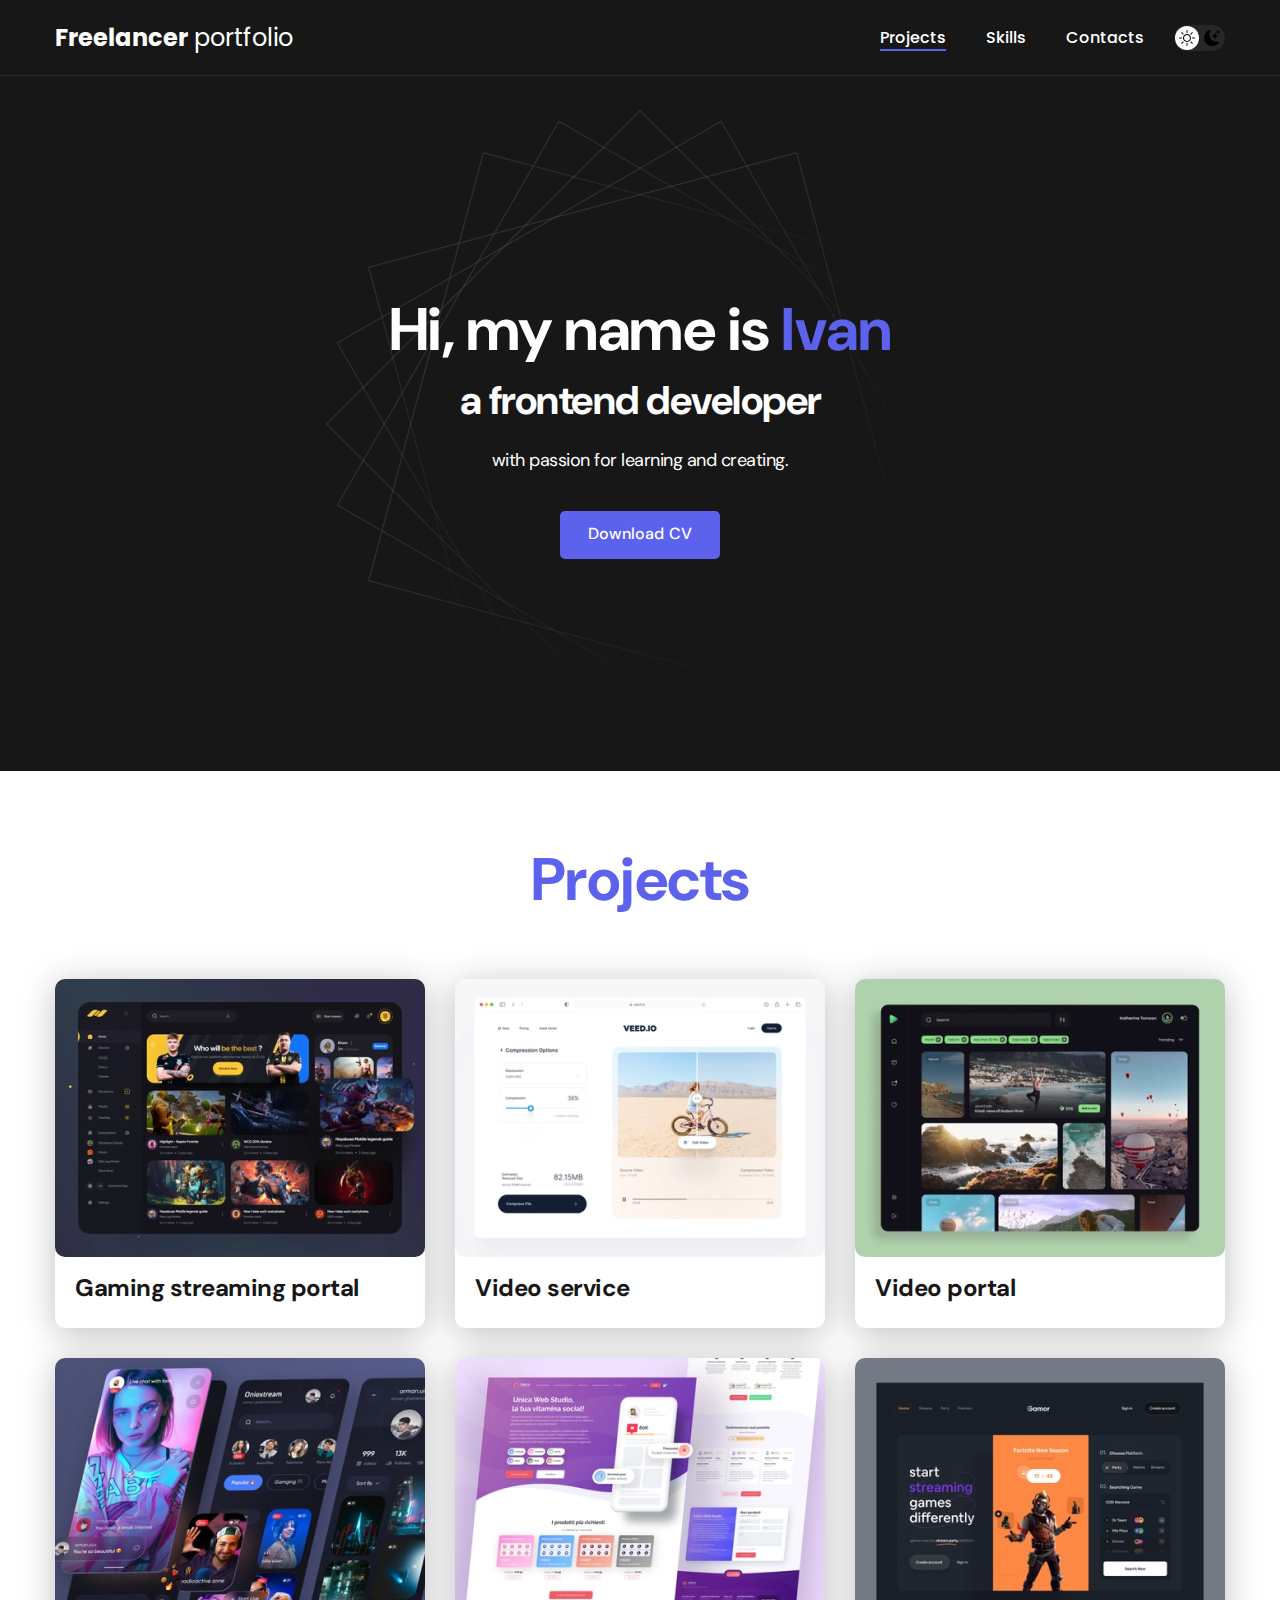
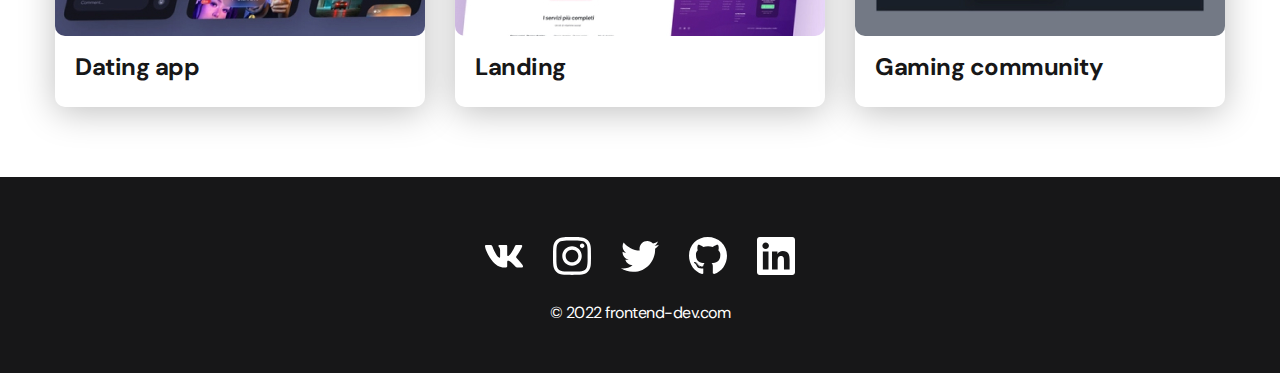
<file: index.html>
<!DOCTYPE html>
<html lang="en">
	<head>
		<meta charset="UTF-8" />
		<meta http-equiv="X-UA-Compatible" content="IE=edge" />
		<meta name="viewport" content="width=device-width, initial-scale=1.0" />
		<title>Frilanser portfolio</title>
		<link rel="stylesheet" href="./css/main.css" />
	</head>
	<body>
		<nav class="nav">
			<div class="container">
				<div class="nav-row">
					<a href="./ind" class="logo"><strong>Freelancer</strong> portfolio</a>

					<button class="dark-mode-btn">
						<img src="./img/icons/sun.svg" alt="light mode" class="dark-mode-btn__icon">
						<img src="./img/icons/moon.svg" alt="dark mode" class="dark-mode-btn__icon">
					</button>

					<ul class="nav-list">
						<li class="nav-list__item">
							<a
								href="./index.html"
								class="nav-list__link nav-list__link--active"
							>
								Projects
							</a>
						</li>
						<li class="nav-list__item">
							<a href="./skills.html" class="nav-list__link">Skills</a>
						</li>
						<li class="nav-list__item">
							<a href="./contacts.html" class="nav-list__link">Contacts</a>
						</li>
					</ul>
				</div>
			</div>
		</nav>

		<header class="header">
			<div class="header__wrapper">
				<h1 class="header__title">
					<strong>Hi, my name is <em>Ivan</em></strong>
					<br />
					a frontend developer
				</h1>
				<div class="header__text">
					<p>with passion for learning and creating.</p>
				</div>
				<a href="#!" class="btn">Download CV</a>
			</div>
		</header>
		<main class="section">
			<div class="container">
				<h2 class="title-1">Projects</h2>
				<ul class="projects">
					<li class="project">
						<a href="./project-page1.html"
							><img
								src="./img/projects/01.jpg"
								alt="Project img"
								class="project__img"
							/>
							<h3 class="project__title">Gaming streaming portal</h3></a
						>
					</li>
					<li class="project">
						<a href="./project-page2.html"
							><img
								src="./img/projects/02.jpg"
								alt="Project img"
								class="project__img"
							/>
							<h3 class="project__title">Video service</h3>
						</a>
					</li>
					<li class="project">
						<a href="./project-page3.html">
							<img
								src="./img/projects/03.jpg"
								alt="Project img"
								class="project__img"
							/>
							<h3 class="project__title">Video portal</h3>
						</a>
					</li>
					<li class="project">
						<a href="./project-page4.html">
							<img
								src="./img/projects/04.jpg"
								alt="Project img"
								class="project__img"
							/>
							<h3 class="project__title">Dating app</h3>
						</a>
					</li>
					<li class="project">
						<a href="./project-page5.html">
							<img
								src="./img/projects/05.jpg"
								alt="Project img"
								class="project__img"
							/>
							<h3 class="project__title">Landing</h3>
						</a>
					</li>
					<li class="project">
						<a href="./project-page6.html">
							<img
								src="./img/projects/06.jpg"
								alt="Project img"
								class="project__img"
							/>
							<h3 class="project__title">Gaming community</h3>
						</a>
					</li>
				</ul>
			</div>
		</main>
		<footer class="footer">
			<div class="container">
				<div class="footer__wrapper">
					<ul class="social">
						<li class="social__item">
							<a href="#!"><img src="./img/icons/vk.svg" alt="Link" /></a>
						</li>
						<li class="social__item">
							<a href="#!"
								><img src="./img/icons/instagram.svg" alt="Link"
							/></a>
						</li>
						<li class="social__item">
							<a href="#!"><img src="./img/icons/twitter.svg" alt="Link" /></a>
						</li>
						<li class="social__item">
							<a href="#!"><img src="./img/icons/gitHub.svg" alt="Link" /></a>
						</li>
						<li class="social__item">
							<a href="#!"><img src="./img/icons/linkedIn.svg" alt="Link" /></a>
						</li>
					</ul>
					<div class="copyright"><p>© 2022 frontend-dev.com</p></div>
				</div>
			</div>
		</footer>

		<script src="./js/main.js"></script>
	</body>
</html>
</file>
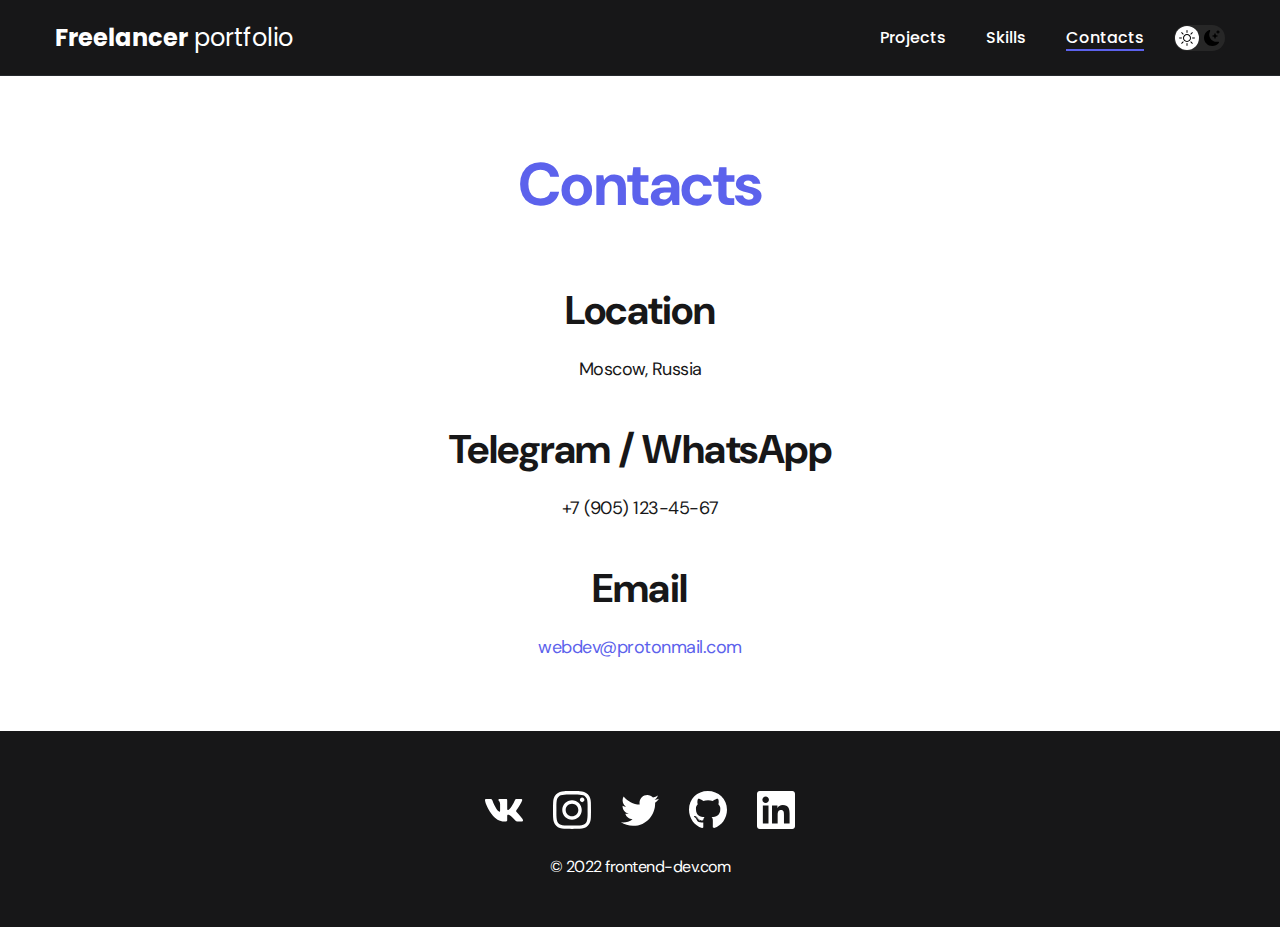
<file: contacts.html>
<!DOCTYPE html>
<html lang="en">
	<head>
		<meta charset="UTF-8" />
		<meta http-equiv="X-UA-Compatible" content="IE=edge" />
		<meta name="viewport" content="width=device-width, initial-scale=1.0" />
		<title>Contacts</title>
		<link rel="stylesheet" href="./css/main.css" />
	</head>
	<body>
		<nav class="nav">
			<div class="container">
				<div class="nav-row">
					<a href="./ind" class="logo"><strong>Freelancer</strong> portfolio</a>
					<button class="dark-mode-btn">
						<img src="./img/icons/sun.svg" alt="light mode" class="dark-mode-btn__icon">
						<img src="./img/icons/moon.svg" alt="dark mode" class="dark-mode-btn__icon">
					</button>
					<ul class="nav-list">
						<li class="nav-list__item">
							<a
								href="./index.html
								class="nav-list__link "
							>
								Projects
							</a>
						</li>
						<li class="nav-list__item">
							<a href="./skills.html" class="nav-list__link ">Skills</a>
						</li>
						<li class="nav-list__item">
							<a href="./contacts.html" class="nav-list__link nav-list__link--active">Contacts</a>
						</li>
					</ul>
				</div>
			</div>
		</nav>

		<main class="section">
			<div class="container">
				<h1 class="title-1">Contacts</h1>

				<ul class="content-list">
					<li class="content-list__item">
						<h2 class="title-2">Location</h2>
						<p>Moscow, Russia</p>
					</li>
					<li class="content-list__item">
						<h2 class="title-2">Telegram / WhatsApp</h2>
						<p><a href="tel:+79051234567" class="telefon">+7 (905) 123-45-67</a></p>
					
					</li>
					<li class="content-list__item">
						<h2 class="title-2">Email</h2>
						<p><a href="mailto:webdev@protonmail.com" class="email">webdev@protonmail.com</a></p>
					
					</li>
				</ul>
              
			


			</div>
		</main>
		
		<footer class="footer">
			<div class="container">
				<div class="footer__wrapper">
					<ul class="social">
						<li class="social__item">
							<a href="#!"><img src="./img/icons/vk.svg" alt="Link" /></a>
						</li>
						<li class="social__item">
							<a href="#!"
								><img src="./img/icons/instagram.svg" alt="Link"
							/></a>
						</li>
						<li class="social__item">
							<a href="#!"><img src="./img/icons/twitter.svg" alt="Link" /></a>
						</li>
						<li class="social__item">
							<a href="#!"><img src="./img/icons/gitHub.svg" alt="Link" /></a>
						</li>
						<li class="social__item">
							<a href="#!"><img src="./img/icons/linkedIn.svg" alt="Link" /></a>
						</li>
					</ul>
					<div class="copyright"><p>© 2022 frontend-dev.com</p></div>
				</div>
			</div>
		</footer>
		<script src="./js/main.js"></script>
	</body>
</html>
</file>
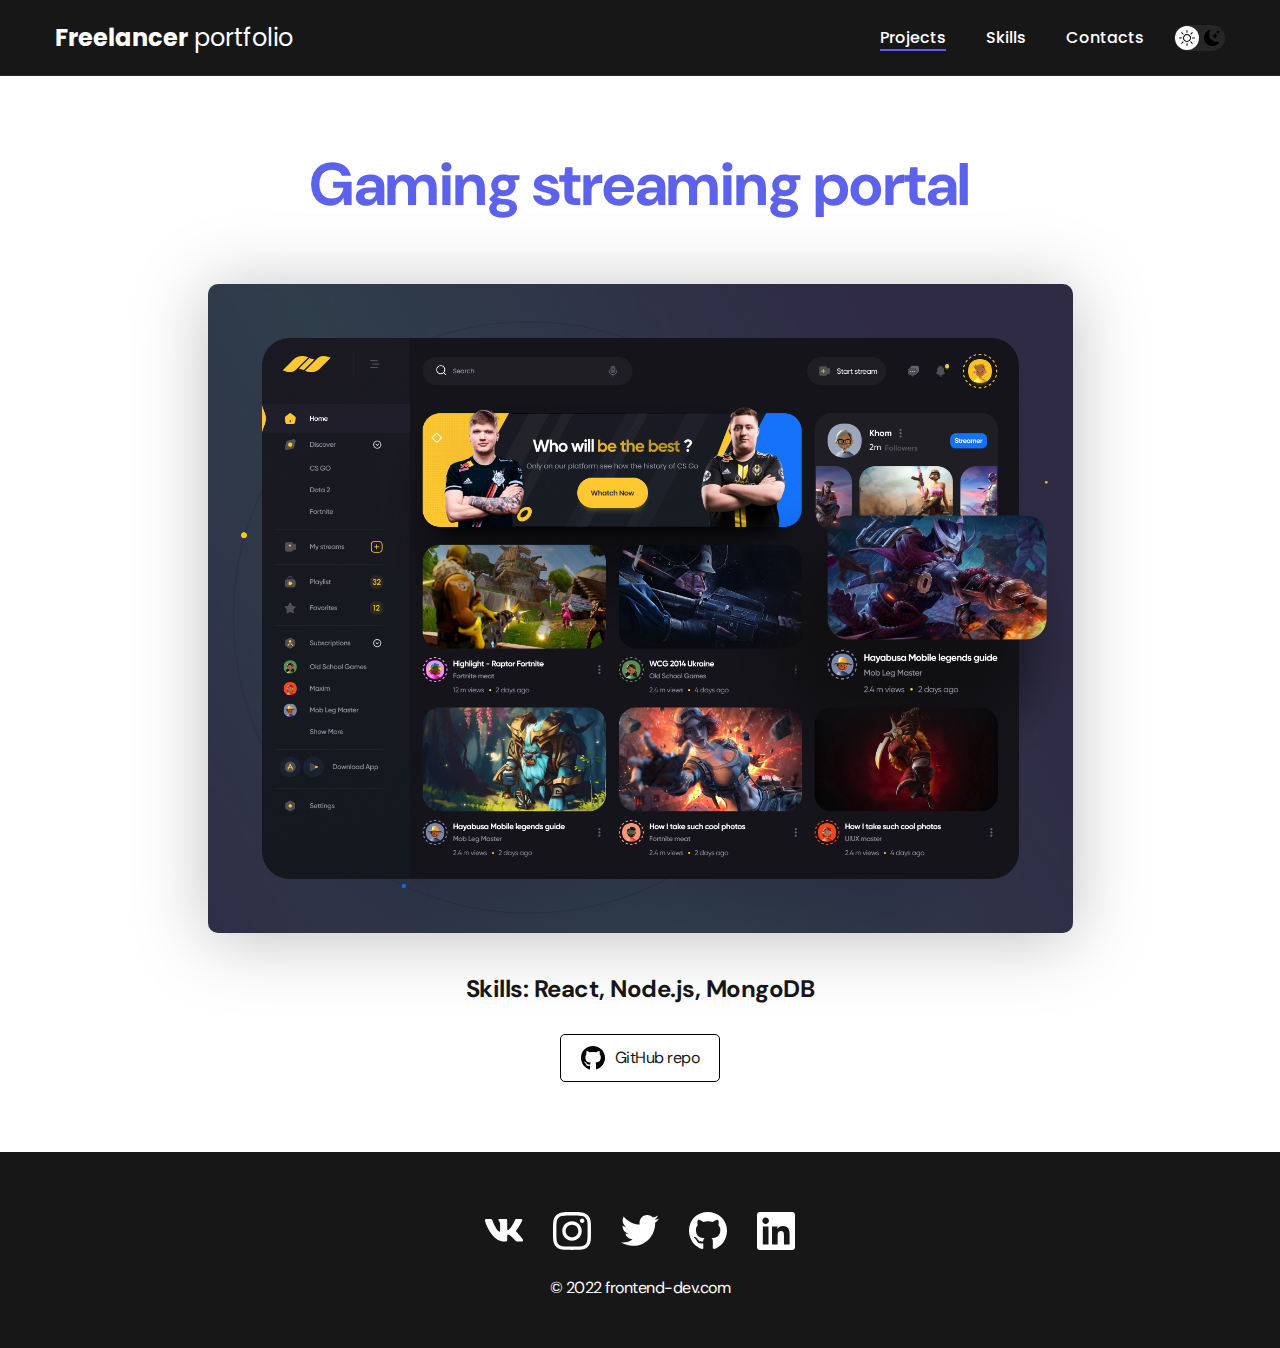
<file: project-page1.html>
<!DOCTYPE html>
<html lang="en">
	<head>
		<meta charset="UTF-8" />
		<meta http-equiv="X-UA-Compatible" content="IE=edge" />
		<meta name="viewport" content="width=device-width, initial-scale=1.0" />
		<title>Gaming streaming portal</title>
		<link rel="stylesheet" href="./css/main.css" />
	</head>
	<body>
		<nav class="nav">
			<div class="container">
				<div class="nav-row">
					<a href="./ind" class="logo"><strong>Freelancer</strong> portfolio</a>
					<button class="dark-mode-btn">
						<img src="./img/icons/sun.svg" alt="light mode" class="dark-mode-btn__icon">
						<img src="./img/icons/moon.svg" alt="dark mode" class="dark-mode-btn__icon">
					</button>
					<ul class="nav-list">
						<li class="nav-list__item">
							<a
								href="./index.html"
								class="nav-list__link nav-list__link--active"
							>
								Projects
							</a>
						</li>
						<li class="nav-list__item">
							<a href="./skills.html" class="nav-list__link">Skills</a>
						</li>
						<li class="nav-list__item">
							<a href="./contacts.html" class="nav-list__link">Contacts</a>
						</li>
					</ul>
				</div>
			</div>
		</nav>

		<main class="section">
			<div class="container">
				<div class="project-details">
					<h1 class="title-1">Gaming streaming portal</h1>
					<img
						src="./img/projects/01-big.jpg"
						alt="project-img"
						class="project-details__cover"
					/>
					<div class="project-details__desc">
						<p>Skills: React, Node.js, MongoDB</p>
					</div>
					<a href="https://github.com/IvanBanifatsyeu" class="btn-outline"
						><img src="./img/icons/gitHub-black.svg" alt="icon-gitHub" />GitHub
						repo</a
					>
				</div>
			</div>
		</main>
		<footer class="footer">
			<div class="container">
				<div class="footer__wrapper">
					<ul class="social">
						<li class="social__item">
							<a href="#!"><img src="./img/icons/vk.svg" alt="Link" /></a>
						</li>
						<li class="social__item">
							<a href="#!"
								><img src="./img/icons/instagram.svg" alt="Link"
							/></a>
						</li>
						<li class="social__item">
							<a href="#!"><img src="./img/icons/twitter.svg" alt="Link" /></a>
						</li>
						<li class="social__item">
							<a href="#!"><img src="./img/icons/gitHub.svg" alt="Link" /></a>
						</li>
						<li class="social__item">
							<a href="#!"><img src="./img/icons/linkedIn.svg" alt="Link" /></a>
						</li>
					</ul>
					<div class="copyright"><p>© 2022 frontend-dev.com</p></div>
				</div>
			</div>
		</footer>
		<script src="./js/main.js"></script>
	</body>
</html>
</file>
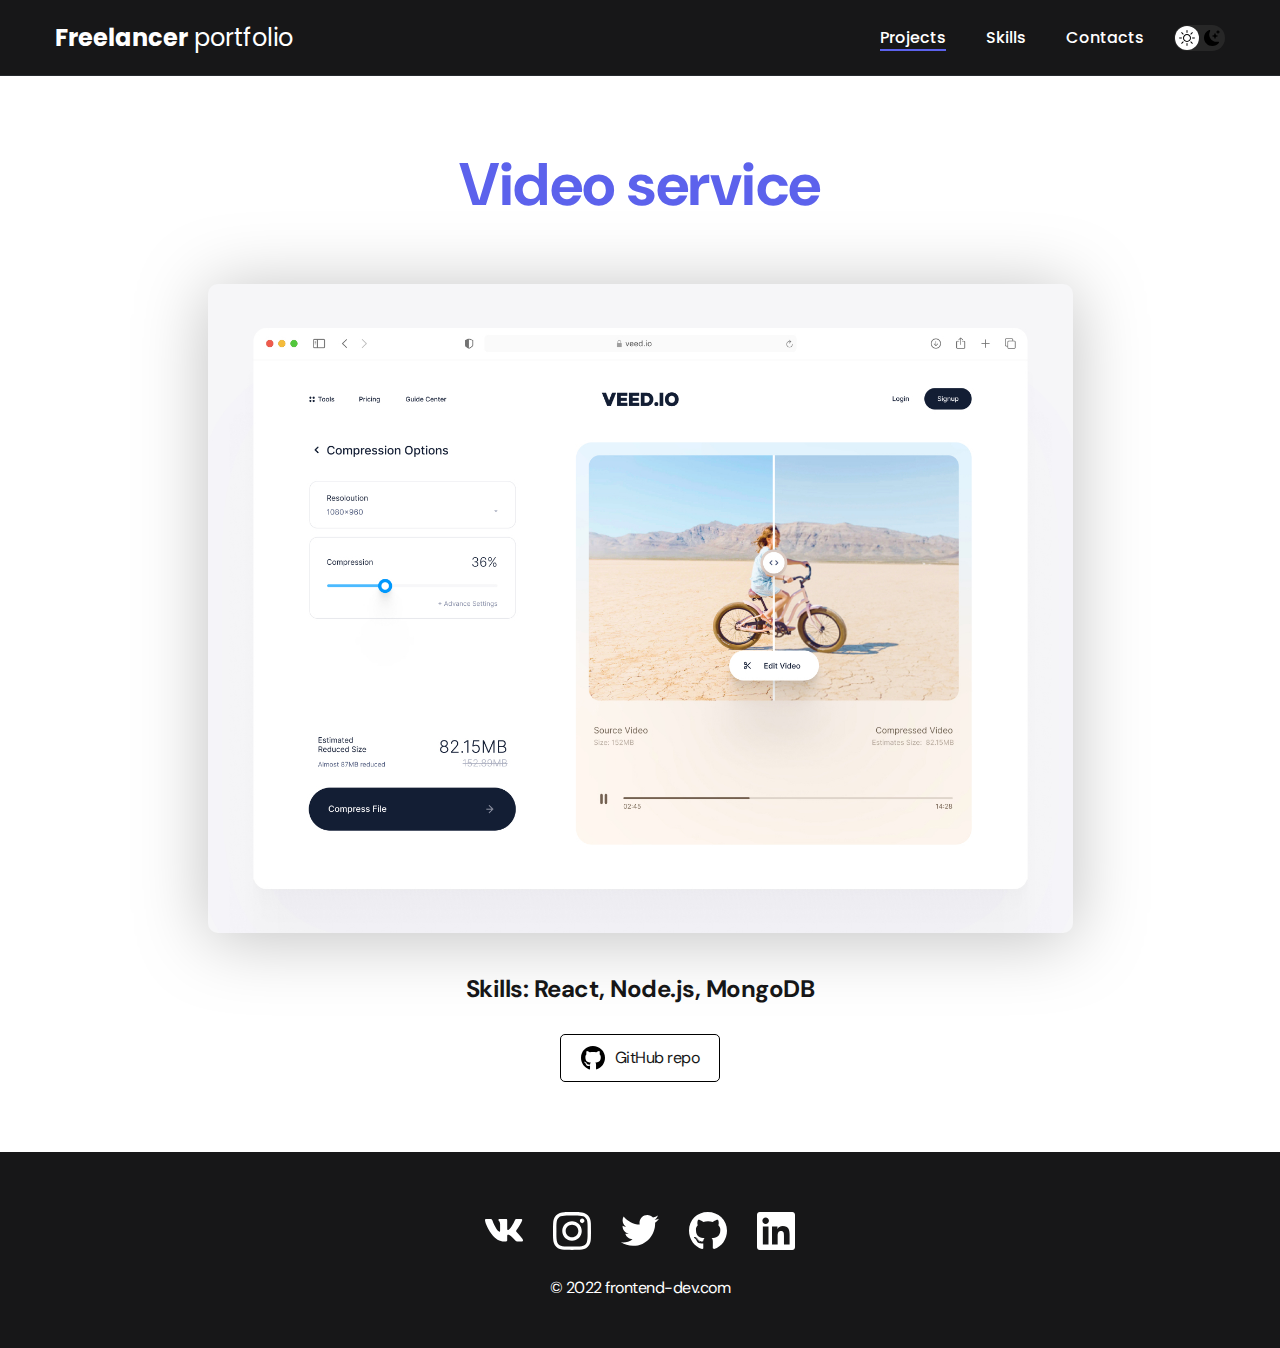
<file: project-page2.html>
<!DOCTYPE html>
<html lang="en">
	<head>
		<meta charset="UTF-8" />
		<meta http-equiv="X-UA-Compatible" content="IE=edge" />
		<meta name="viewport" content="width=device-width, initial-scale=1.0" />
		<title>Video service</title>
		<link rel="stylesheet" href="./css/main.css" />
	</head>
	<body>
		<nav class="nav">
			<div class="container">
				<div class="nav-row">
					<a href="./ind" class="logo"><strong>Freelancer</strong> portfolio</a>
					<button class="dark-mode-btn">
						<img src="./img/icons/sun.svg" alt="light mode" class="dark-mode-btn__icon">
						<img src="./img/icons/moon.svg" alt="dark mode" class="dark-mode-btn__icon">
					</button>
					<ul class="nav-list">
						<li class="nav-list__item">
							<a
								href="./index.html"
								class="nav-list__link nav-list__link--active"
							>
								Projects
							</a>
						</li>
						<li class="nav-list__item">
							<a href="./skills.html" class="nav-list__link">Skills</a>
						</li>
						<li class="nav-list__item">
							<a href="./contacts.html" class="nav-list__link">Contacts</a>
						</li>
					</ul>
				</div>
			</div>
		</nav>

		<main class="section">
			<div class="container">
				<div class="project-details">
					<h1 class="title-1">Video service</h1>
					<img
						src="./img/projects/02-big.jpg"
						alt="project-img"
						class="project-details__cover"
					/>
					<div class="project-details__desc">
						<p>Skills: React, Node.js, MongoDB</p>
					</div>
					<a href="https://github.com/IvanBanifatsyeu" class="btn-outline"
						><img src="./img/icons/gitHub-black.svg" alt="icon-gitHub" />GitHub
						repo</a
					>
				</div>
			</div>
		</main>
		<footer class="footer">
			<div class="container">
				<div class="footer__wrapper">
					<ul class="social">
						<li class="social__item">
							<a href="#!"><img src="./img/icons/vk.svg" alt="Link" /></a>
						</li>
						<li class="social__item">
							<a href="#!"
								><img src="./img/icons/instagram.svg" alt="Link"
							/></a>
						</li>
						<li class="social__item">
							<a href="#!"><img src="./img/icons/twitter.svg" alt="Link" /></a>
						</li>
						<li class="social__item">
							<a href="#!"><img src="./img/icons/gitHub.svg" alt="Link" /></a>
						</li>
						<li class="social__item">
							<a href="#!"><img src="./img/icons/linkedIn.svg" alt="Link" /></a>
						</li>
					</ul>
					<div class="copyright"><p>© 2022 frontend-dev.com</p></div>
				</div>
			</div>
		</footer>
		<script src="./js/main.js"></script>
	</body>
</html>
</file>
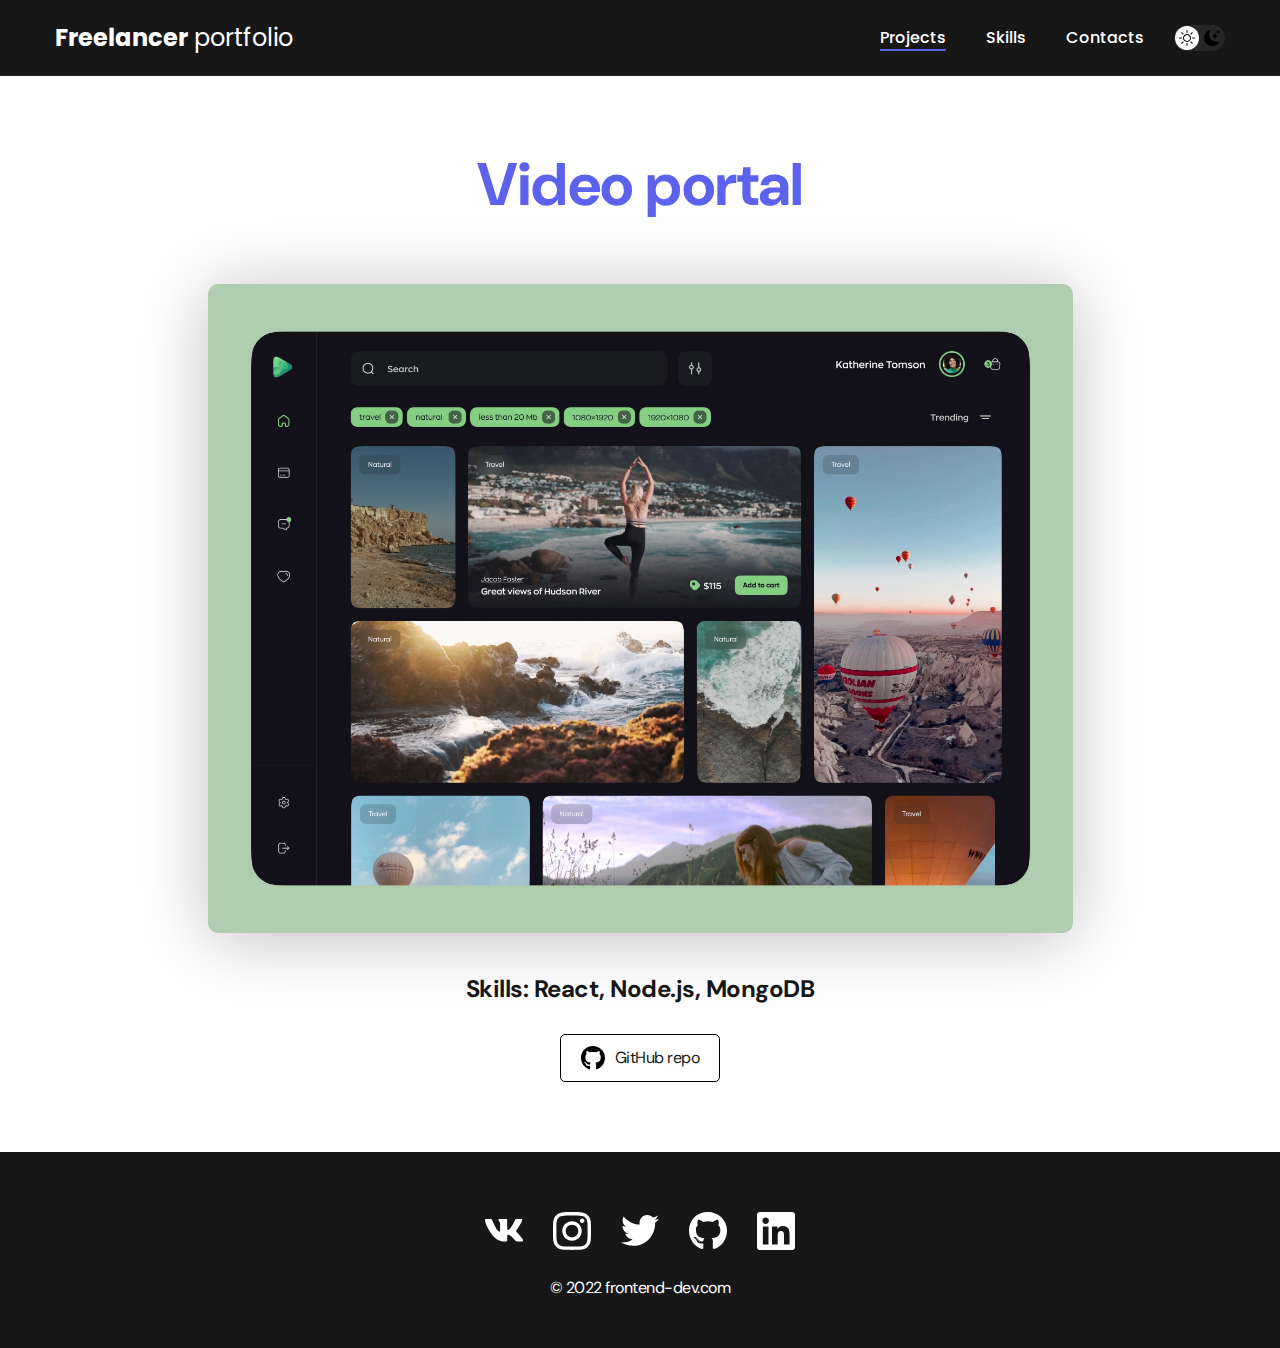
<file: project-page3.html>
<!DOCTYPE html>
<html lang="en">
	<head>
		<meta charset="UTF-8" />
		<meta http-equiv="X-UA-Compatible" content="IE=edge" />
		<meta name="viewport" content="width=device-width, initial-scale=1.0" />
		<title>Video portal</title>
		<link rel="stylesheet" href="./css/main.css" />
	</head>
	<body>
		<nav class="nav">
			<div class="container">
				<div class="nav-row">
					<a href="./ind" class="logo"><strong>Freelancer</strong> portfolio</a>
					<button class="dark-mode-btn">
						<img src="./img/icons/sun.svg" alt="light mode" class="dark-mode-btn__icon">
						<img src="./img/icons/moon.svg" alt="dark mode" class="dark-mode-btn__icon">
					</button>
					<ul class="nav-list">
						<li class="nav-list__item">
							<a
								href="./index.html"
								class="nav-list__link nav-list__link--active"
							>
								Projects
							</a>
						</li>
						<li class="nav-list__item">
							<a href="./skills.html" class="nav-list__link">Skills</a>
						</li>
						<li class="nav-list__item">
							<a href="./contacts.html" class="nav-list__link">Contacts</a>
						</li>
					</ul>
				</div>
			</div>
		</nav>

		<main class="section">
			<div class="container">
				<div class="project-details">
					<h1 class="title-1">Video portal</h1>
					<img
						src="./img/projects/03-big.jpg"
						alt="project-img"
						class="project-details__cover"
					/>
					<div class="project-details__desc">
						<p>Skills: React, Node.js, MongoDB</p>
					</div>
					<a href="https://github.com/IvanBanifatsyeu" class="btn-outline"
						><img src="./img/icons/gitHub-black.svg" alt="icon-gitHub" />GitHub
						repo</a
					>
				</div>
			</div>
		</main>
		<footer class="footer">
			<div class="container">
				<div class="footer__wrapper">
					<ul class="social">
						<li class="social__item">
							<a href="#!"><img src="./img/icons/vk.svg" alt="Link" /></a>
						</li>
						<li class="social__item">
							<a href="#!"
								><img src="./img/icons/instagram.svg" alt="Link"
							/></a>
						</li>
						<li class="social__item">
							<a href="#!"><img src="./img/icons/twitter.svg" alt="Link" /></a>
						</li>
						<li class="social__item">
							<a href="#!"><img src="./img/icons/gitHub.svg" alt="Link" /></a>
						</li>
						<li class="social__item">
							<a href="#!"><img src="./img/icons/linkedIn.svg" alt="Link" /></a>
						</li>
					</ul>
					<div class="copyright"><p>© 2022 frontend-dev.com</p></div>
				</div>
			</div>
		</footer>
		<script src="./js/main.js"></script>
	</body>
</html>
</file>
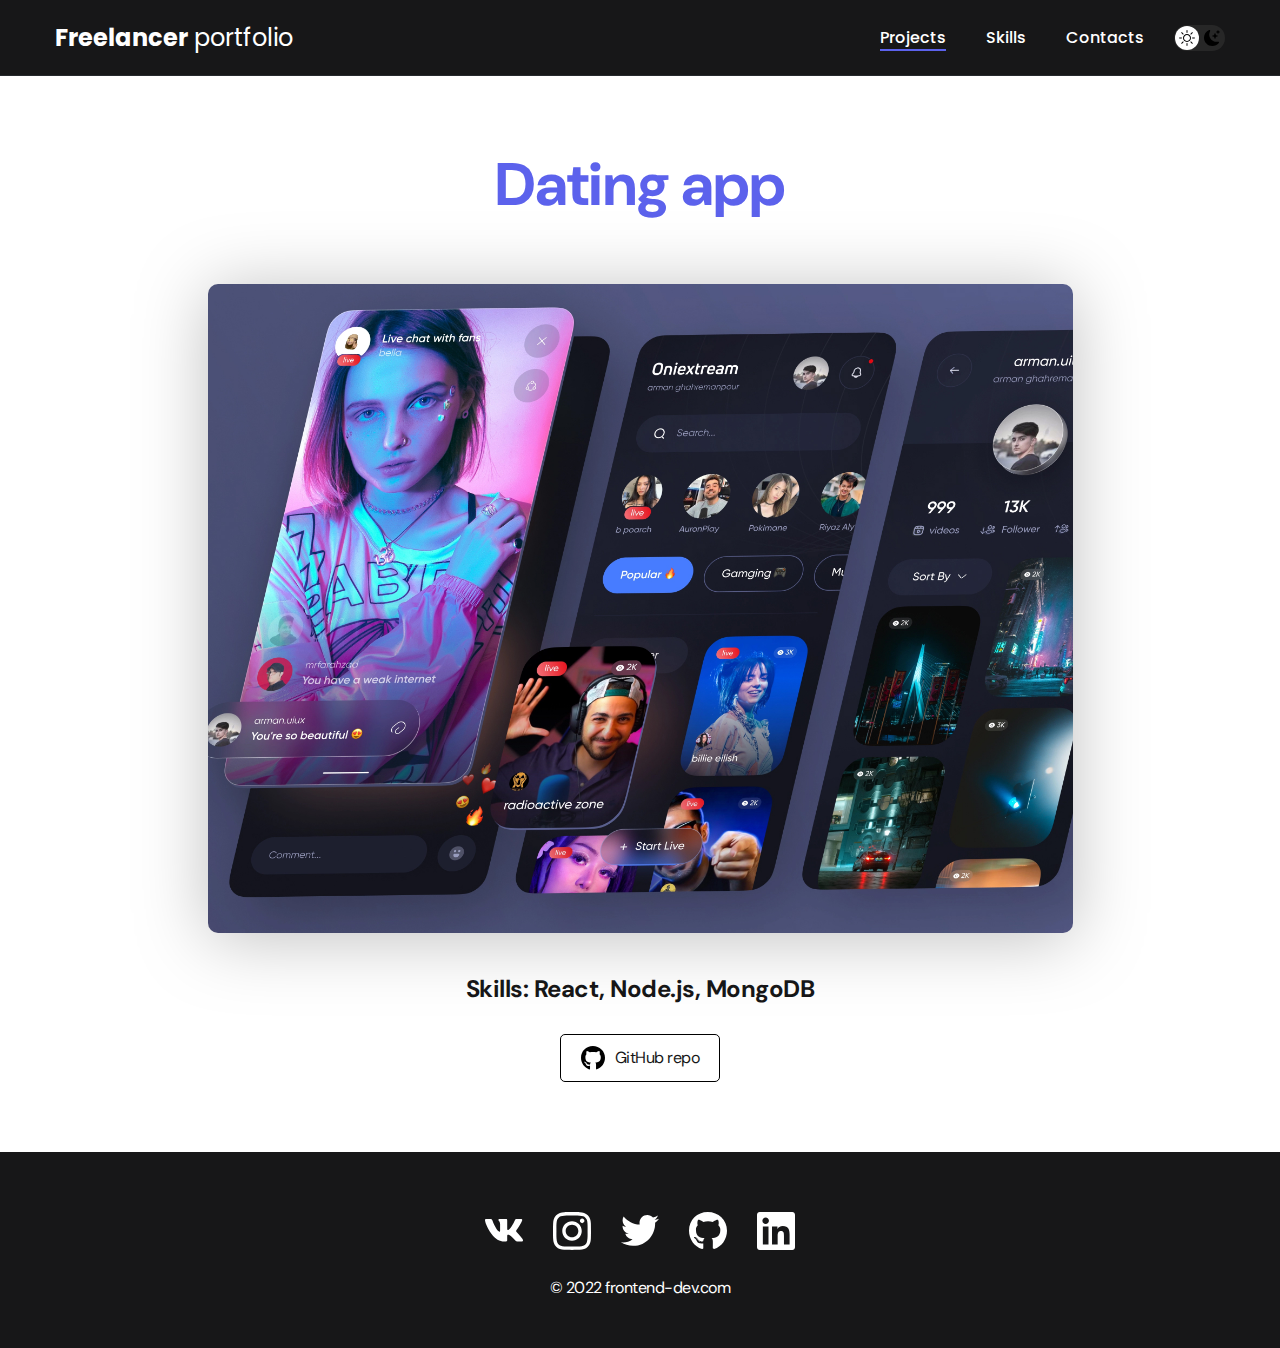
<file: project-page4.html>
<!DOCTYPE html>
<html lang="en">
	<head>
		<meta charset="UTF-8" />
		<meta http-equiv="X-UA-Compatible" content="IE=edge" />
		<meta name="viewport" content="width=device-width, initial-scale=1.0" />
		<title>Dating app</title>
		<link rel="stylesheet" href="./css/main.css" />
	</head>
	<body>
		<nav class="nav">
			<div class="container">
				<div class="nav-row">
					<a href="./ind" class="logo"><strong>Freelancer</strong> portfolio</a>
					<button class="dark-mode-btn">
						<img src="./img/icons/sun.svg" alt="light mode" class="dark-mode-btn__icon">
						<img src="./img/icons/moon.svg" alt="dark mode" class="dark-mode-btn__icon">
					</button>
					<ul class="nav-list">
						<li class="nav-list__item">
							<a
								href="./index.html"
								class="nav-list__link nav-list__link--active"
							>
								Projects
							</a>
						</li>
						<li class="nav-list__item">
							<a href="./skills.html" class="nav-list__link">Skills</a>
						</li>
						<li class="nav-list__item">
							<a href="./contacts.html" class="nav-list__link">Contacts</a>
						</li>
					</ul>
				</div>
			</div>
		</nav>

		<main class="section">
			<div class="container">
				<div class="project-details">
					<h1 class="title-1">Dating app</h1>
					<img
						src="./img/projects/04-big.jpg"
						alt="project-img"
						class="project-details__cover"
					/>
					<div class="project-details__desc">
						<p>Skills: React, Node.js, MongoDB</p>
					</div>
					<a href="https://github.com/IvanBanifatsyeu" class="btn-outline"
						><img src="./img/icons/gitHub-black.svg" alt="icon-gitHub" />GitHub
						repo</a
					>
				</div>
			</div>
		</main>
		<footer class="footer">
			<div class="container">
				<div class="footer__wrapper">
					<ul class="social">
						<li class="social__item">
							<a href="#!"><img src="./img/icons/vk.svg" alt="Link" /></a>
						</li>
						<li class="social__item">
							<a href="#!"
								><img src="./img/icons/instagram.svg" alt="Link"
							/></a>
						</li>
						<li class="social__item">
							<a href="#!"><img src="./img/icons/twitter.svg" alt="Link" /></a>
						</li>
						<li class="social__item">
							<a href="#!"><img src="./img/icons/gitHub.svg" alt="Link" /></a>
						</li>
						<li class="social__item">
							<a href="#!"><img src="./img/icons/linkedIn.svg" alt="Link" /></a>
						</li>
					</ul>
					<div class="copyright"><p>© 2022 frontend-dev.com</p></div>
				</div>
			</div>
		</footer>
		<script src="./js/main.js"></script>
	</body>
</html>
</file>
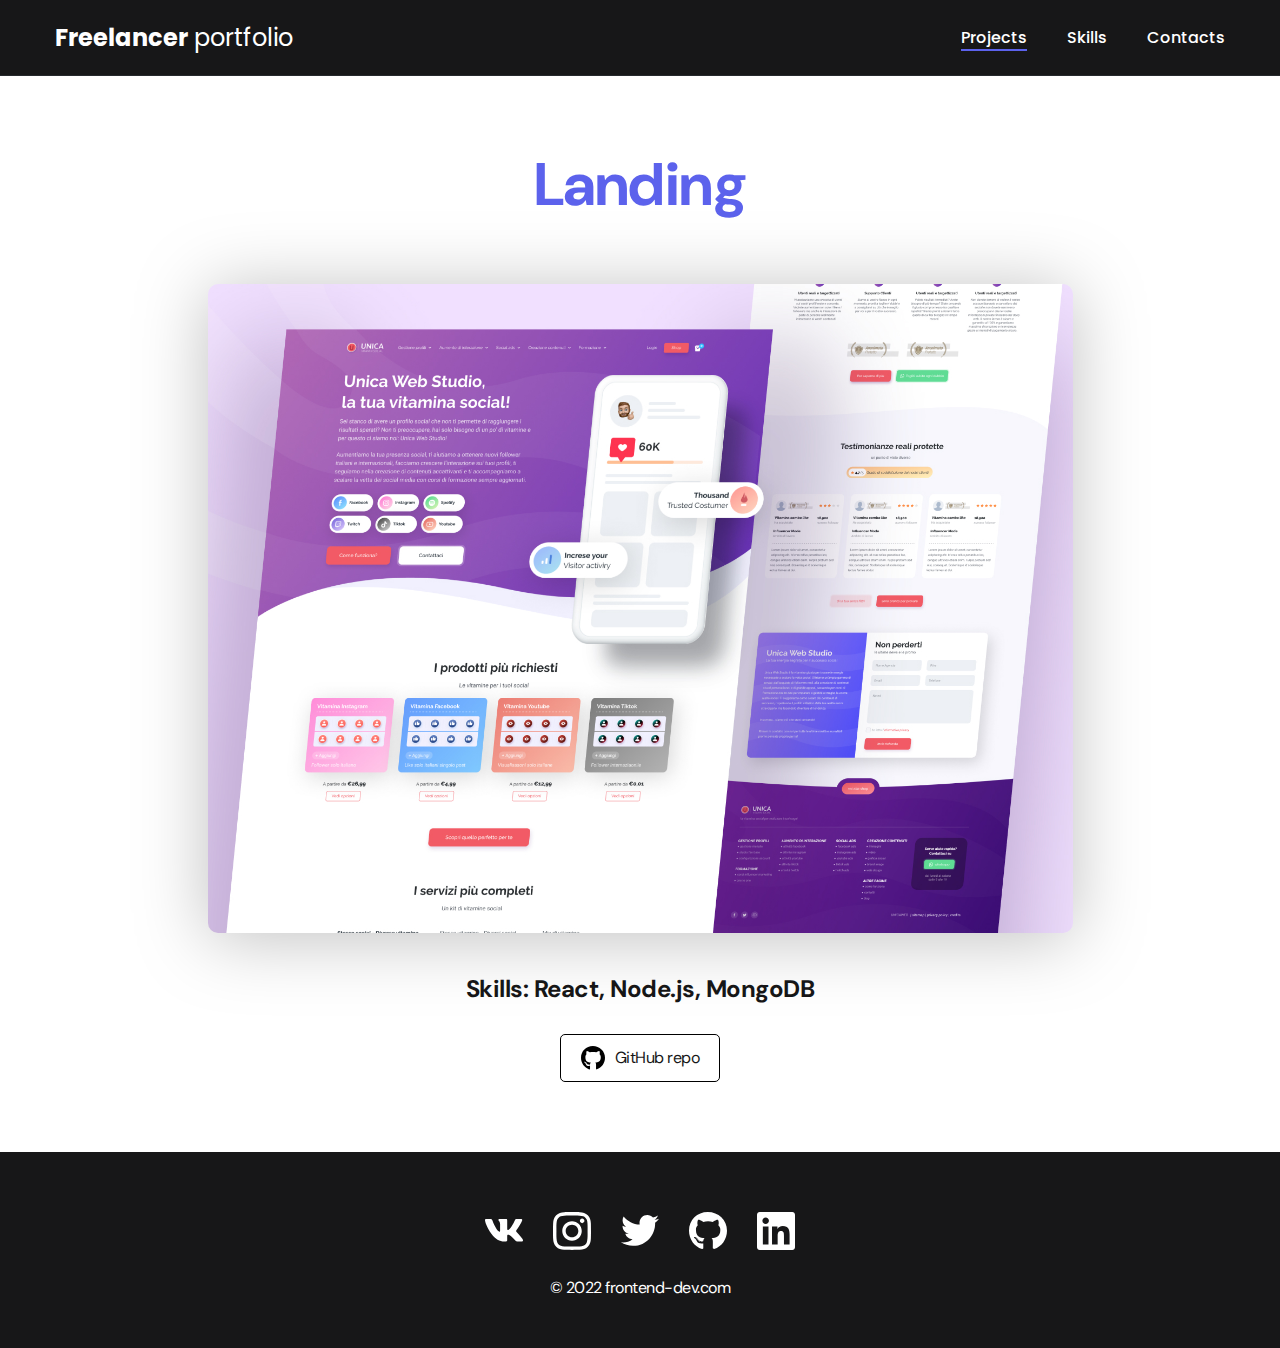
<file: project-page5.html>
<!DOCTYPE html>
<html lang="en">
	<head>
		<meta charset="UTF-8" />
		<meta http-equiv="X-UA-Compatible" content="IE=edge" />
		<meta name="viewport" content="width=device-width, initial-scale=1.0" />
		<title>Landing</title>
		<link rel="stylesheet" href="./css/main.css" />
	</head>
	<body>
		<nav class="nav">
			<div class="container">
				<div class="nav-row">
					<a href="./ind" class="logo"><strong>Freelancer</strong> portfolio</a>
					<ul class="nav-list">
						<li class="nav-list__item">
							<a
								href="./index.html"
								class="nav-list__link nav-list__link--active"
							>
								Projects
							</a>
						</li>
						<li class="nav-list__item">
							<a href="./skills.html" class="nav-list__link">Skills</a>
						</li>
						<li class="nav-list__item">
							<a href="./contacts.html" class="nav-list__link">Contacts</a>
						</li>
					</ul>
				</div>
			</div>
		</nav>

		<main class="section">
			<div class="container">
				<div class="project-details">
					<h1 class="title-1">Landing</h1>
					<img
						src="./img/projects/05-big.jpg"
						alt="project-img"
						class="project-details__cover"
					/>
					<div class="project-details__desc">
						<p>Skills: React, Node.js, MongoDB</p>
					</div>
					<a href="https://github.com/IvanBanifatsyeu" class="btn-outline"
						><img src="./img/icons/gitHub-black.svg" alt="icon-gitHub" />GitHub
						repo</a
					>
				</div>
			</div>
		</main>
		<footer class="footer">
			<div class="container">
				<div class="footer__wrapper">
					<ul class="social">
						<li class="social__item">
							<a href="#!"><img src="./img/icons/vk.svg" alt="Link" /></a>
						</li>
						<li class="social__item">
							<a href="#!"
								><img src="./img/icons/instagram.svg" alt="Link"
							/></a>
						</li>
						<li class="social__item">
							<a href="#!"><img src="./img/icons/twitter.svg" alt="Link" /></a>
						</li>
						<li class="social__item">
							<a href="#!"><img src="./img/icons/gitHub.svg" alt="Link" /></a>
						</li>
						<li class="social__item">
							<a href="#!"><img src="./img/icons/linkedIn.svg" alt="Link" /></a>
						</li>
					</ul>
					<div class="copyright"><p>© 2022 frontend-dev.com</p></div>
				</div>
			</div>
		</footer>
	</body>
</html>
</file>
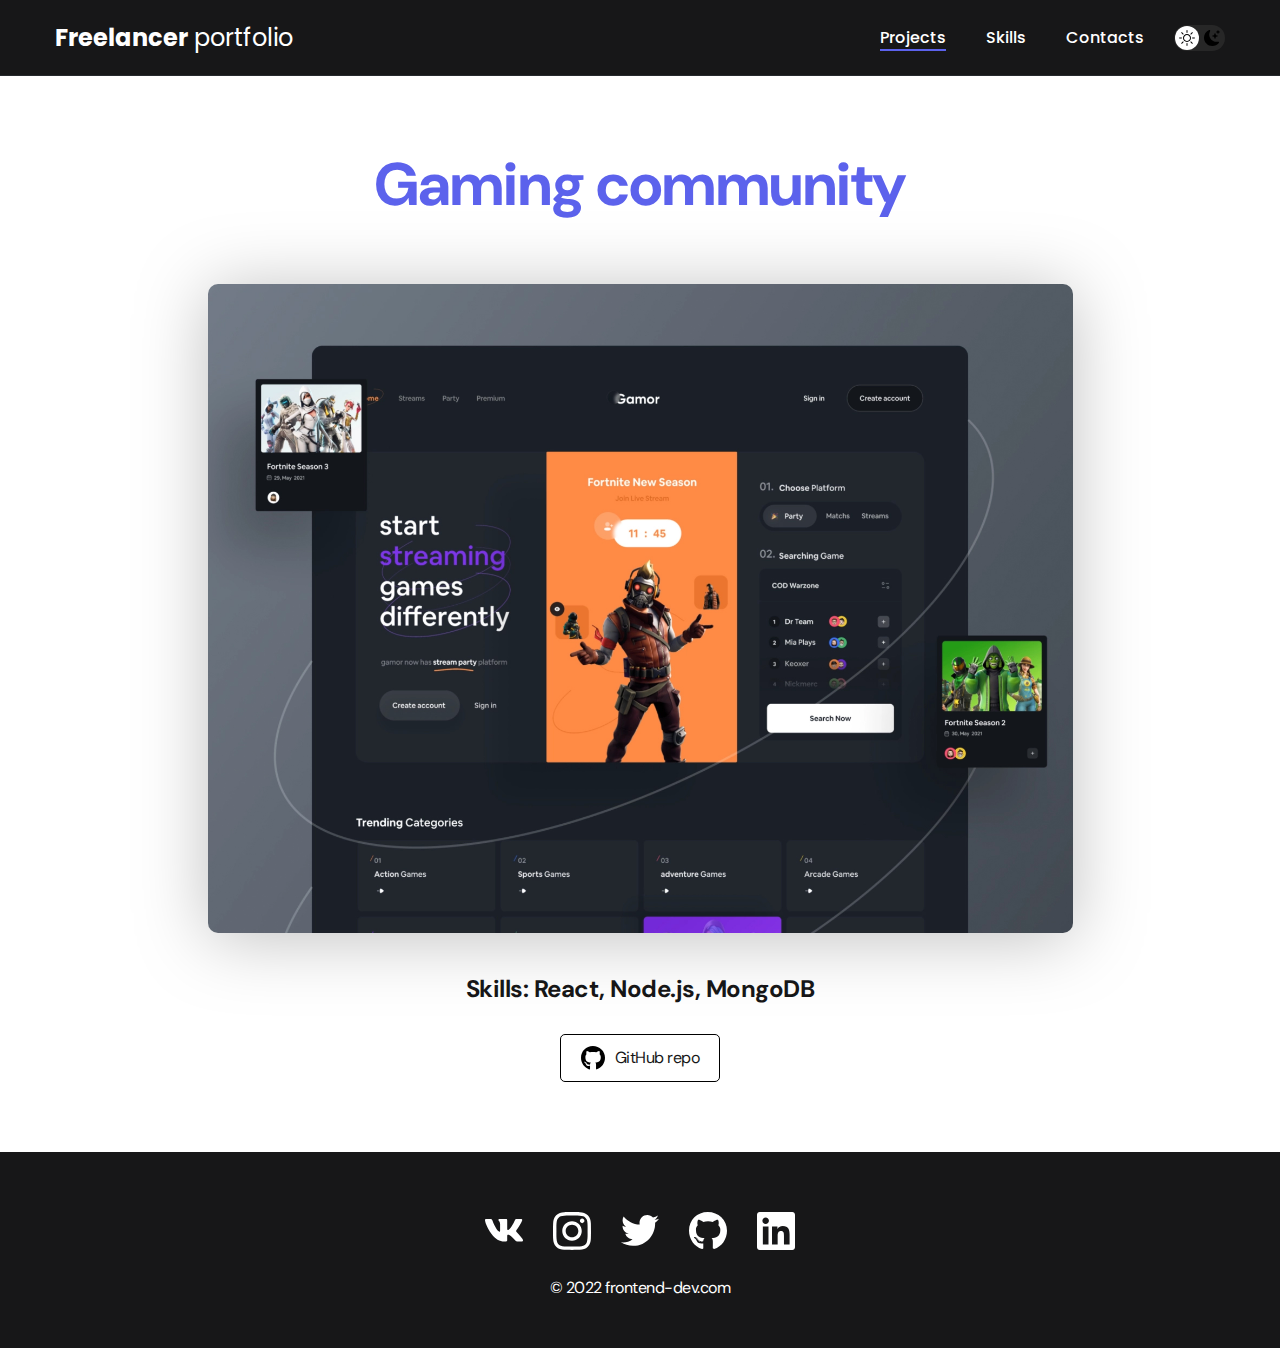
<file: project-page6.html>
<!DOCTYPE html>
<html lang="en">
	<head>
		<meta charset="UTF-8" />
		<meta http-equiv="X-UA-Compatible" content="IE=edge" />
		<meta name="viewport" content="width=device-width, initial-scale=1.0" />
		<title>Gaming community</title>
		<link rel="stylesheet" href="./css/main.css" />
	</head>
	<body>
		<nav class="nav">
			<div class="container">
				<div class="nav-row">
					<a href="./ind" class="logo"><strong>Freelancer</strong> portfolio</a>
					<button class="dark-mode-btn">
						<img src="./img/icons/sun.svg" alt="light mode" class="dark-mode-btn__icon">
						<img src="./img/icons/moon.svg" alt="dark mode" class="dark-mode-btn__icon">
					</button>
					<ul class="nav-list">
						<li class="nav-list__item">
							<a
								href="./index.html"
								class="nav-list__link nav-list__link--active"
							>
								Projects
							</a>
						</li>
						<li class="nav-list__item">
							<a href="./skills.html" class="nav-list__link">Skills</a>
						</li>
						<li class="nav-list__item">
							<a href="./contacts.html" class="nav-list__link">Contacts</a>
						</li>
					</ul>
				</div>
			</div>
		</nav>

		<main class="section">
			<div class="container">
				<div class="project-details">
					<h1 class="title-1">Gaming community</h1>
					<img
						src="./img/projects/06-big.jpg"
						alt="project-img"
						class="project-details__cover"
					/>
					<div class="project-details__desc">
						<p>Skills: React, Node.js, MongoDB</p>
					</div>
					<a href="https://github.com/IvanBanifatsyeu" class="btn-outline"
						><img src="./img/icons/gitHub-black.svg" alt="icon-gitHub" />GitHub
						repo</a
					>
				</div>
			</div>
		</main>
		<footer class="footer">
			<div class="container">
				<div class="footer__wrapper">
					<ul class="social">
						<li class="social__item">
							<a href="#!"><img src="./img/icons/vk.svg" alt="Link" /></a>
						</li>
						<li class="social__item">
							<a href="#!"
								><img src="./img/icons/instagram.svg" alt="Link"
							/></a>
						</li>
						<li class="social__item">
							<a href="#!"><img src="./img/icons/twitter.svg" alt="Link" /></a>
						</li>
						<li class="social__item">
							<a href="#!"><img src="./img/icons/gitHub.svg" alt="Link" /></a>
						</li>
						<li class="social__item">
							<a href="#!"><img src="./img/icons/linkedIn.svg" alt="Link" /></a>
						</li>
					</ul>
					<div class="copyright"><p>© 2022 frontend-dev.com</p></div>
				</div>
			</div>
		</footer>
		<script src="./js/main.js"></script>
	</body>
</html>
</file>
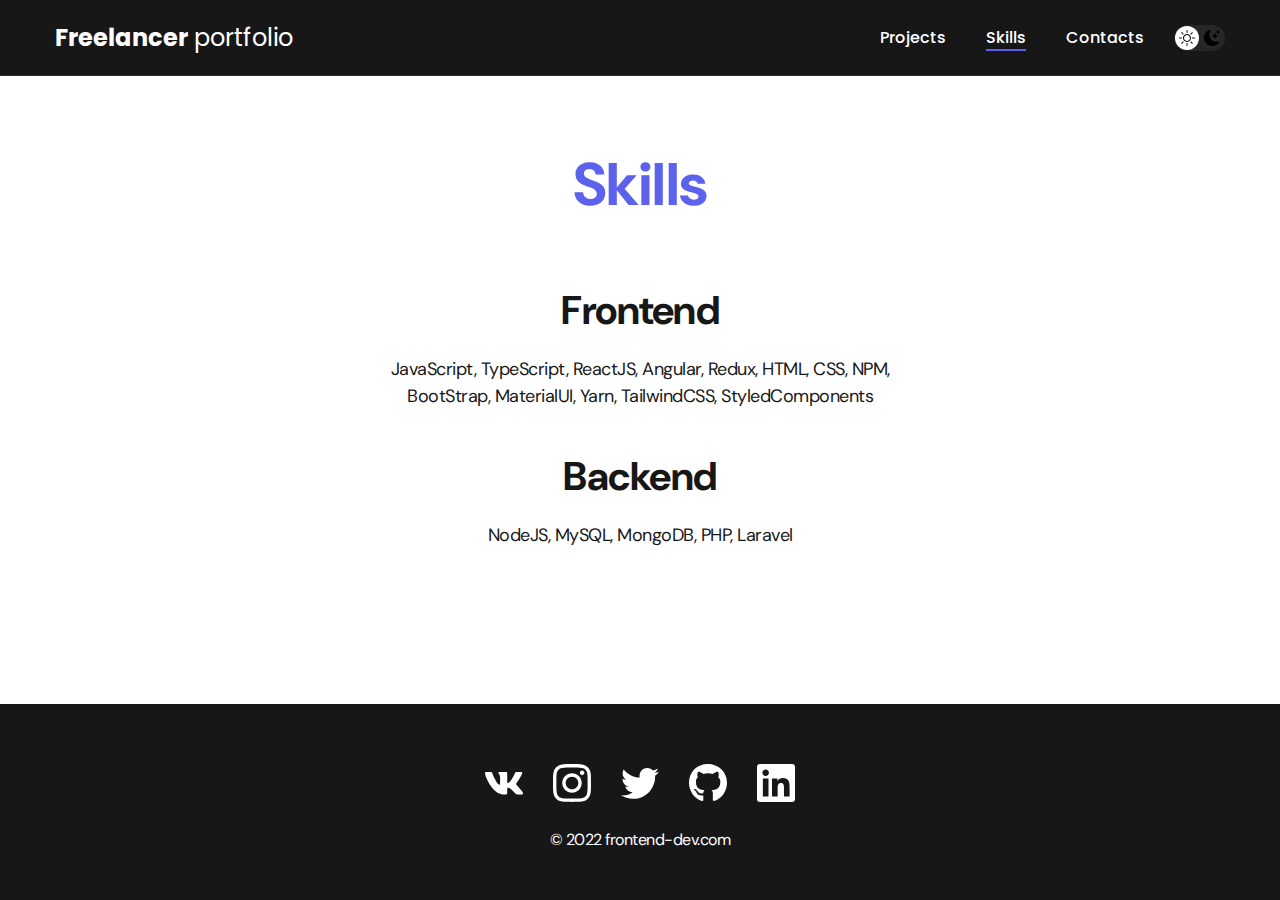
<file: skills.html>
<!DOCTYPE html>
<html lang="en">
	<head>
		<meta charset="UTF-8" />
		<meta http-equiv="X-UA-Compatible" content="IE=edge" />
		<meta name="viewport" content="width=device-width, initial-scale=1.0" />
		<title>skills</title>
		<link rel="stylesheet" href="./css/main.css" />
	</head>
	<body>
		<nav class="nav">
			<div class="container">
				<div class="nav-row">
					<a href="./ind" class="logo"><strong>Freelancer</strong> portfolio</a>
					<button class="dark-mode-btn">
						<img src="./img/icons/sun.svg" alt="light mode" class="dark-mode-btn__icon">
						<img src="./img/icons/moon.svg" alt="dark mode" class="dark-mode-btn__icon">
					</button>
					<ul class="nav-list">
						<li class="nav-list__item">
							<a
								href="./index.html"
								class="nav-list__link "
							>
								Projects
							</a>
						</li>
						<li class="nav-list__item">
							<a href="./skills.html" class="nav-list__link nav-list__link--active">Skills</a>
						</li>
						<li class="nav-list__item">
							<a href="./contacts.html" class="nav-list__link">Contacts</a>
						</li>
					</ul>
				</div>
			</div>
		</nav>

		<main class="section">
			<div class="container">
				<h1 class="title-1">Skills</h1>

				<ul class="content-list">
					<li class="content-list__item">
						<h2 class="title-2">Frontend</h2>
						<p>JavaScript, TypeScript, ReactJS, Angular, Redux, HTML, CSS, NPM, BootStrap, MaterialUI, Yarn, TailwindCSS, StyledComponents</p>
					</li>
					<li class="content-list__item">
						<h2 class="title-2">Backend</h2>
						<p>NodeJS, MySQL, MongoDB, PHP, Laravel</p>
					
					</li>
				</ul>
              
			


			</div>
		</main>
		<footer class="footer">
			<div class="container">
				<div class="footer__wrapper">
					<ul class="social">
						<li class="social__item">
							<a href="#!"><img src="./img/icons/vk.svg" alt="Link" /></a>
						</li>
						<li class="social__item">
							<a href="#!"
								><img src="./img/icons/instagram.svg" alt="Link"
							/></a>
						</li>
						<li class="social__item">
							<a href="#!"><img src="./img/icons/twitter.svg" alt="Link" /></a>
						</li>
						<li class="social__item">
							<a href="#!"><img src="./img/icons/gitHub.svg" alt="Link" /></a>
						</li>
						<li class="social__item">
							<a href="#!"><img src="./img/icons/linkedIn.svg" alt="Link" /></a>
						</li>
					</ul>
					<div class="copyright"><p>© 2022 frontend-dev.com</p></div>
				</div>
			</div>
		</footer>
		<script src="./js/main.js"></script>
	</body>
</html>
</file>
<file: css/main.css>
@import "./reset.css";
@import url("https://fonts.googleapis.com/css2?family=DM+Sans:wght@400;500;700&family=Poppins:wght@400;500;700&display=swap");

/* font-family: 'DM Sans', sans-serif;
font-family: 'Poppins', sans-serif; */

:root {
	--black: #171718;
	--black-border: #26292d;
	--white: #fff;
	--purple: #5c62ec;

	--page-text-color: var(--black);
	--dark-bg: var(--black);
	--dark--border: var(--black-border);
	--header-text: var(--white);
	--accent: var(--purple);
}

html,
body {
	font-family: "DM Sans", sans-serif;
	letter-spacing: -0.5px;
	color: var(--black);
	height: 100%;
	display: flex;
	flex-direction: column;
}

.container {
	margin: 0 auto;
	padding: 0 15px;
	max-width: 1200px;
}

/* General */
.section {
	padding: 70px 0;
}

.title-1 {
	margin-bottom: 60px;
	font-size: 60px;
	font-weight: 700;
	line-height: 1.3;
	color: var(--accent);
	text-align: center;
}

.title-2 {
	margin-bottom: 20px;
	font-size: 40px;
	line-height: 1.3;
	font-weight: 700;
}

.telefon {
	color: var(--black);
}

a.email {
	color: var(--accent);
}
/* Nav */

.nav {
	padding: 20px 0;
	border-bottom: 1px solid var(--dark--border);
	background-color: var(--dark-bg);
	color: var(--header-text);
	letter-spacing: normal;
}

.nav-row {
	display: flex;
	justify-content: flex-end;
	align-items: center;
	column-gap: 30px;
	row-gap: 20px;
	flex-wrap: wrap;
}

.logo {
	color: var(--header-text);
	font-size: 24px;
	font-family: "Poppins", sans-serif;
	margin-right: auto;
}

.logo strong {
	font-weight: 700;
}

.nav-list {
	display: flex;
	flex-wrap: wrap;
	row-gap: 10px;
	align-items: center;
	column-gap: 40px;
	font-size: 16px;
	font-weight: 500;
	font-family: "Poppins", sans-serif;
}

.nav-list__link {
	color: var(--header-text);
	transition: opacity 0.2s ease-in;
}

.nav-list__link:hover {
	opacity: 0.8;
}

.nav-list__link--active {
	position: relative;
}

.nav-list__link--active::before {
	position: absolute;
	left: 0;
	top: 100%;
	content: "";
	display: block;
	width: 100%;
	height: 2px;
	background-color: var(--accent);
}

/* Dark mode btn */

.dark-mode-btn {
	order: 1;
	position: relative;
	display: flex;
	justify-content: space-between;
	width: 51px;
	height: 26px;
	padding: 5px;
	border-radius: 55px;
	background-color: #272727;
}

.dark-mode-btn::before {
	content: '';
	position: absolute;
	left: 1px;
	top: 1px;
	display: block;
	width: 24px;
	height: 24px;
	border-radius: 50%;
	background-color: var(--white);
	
	transition: left 0.2s ease-in;
}

.dark-mode-btn--active::before {
	left:26px;
}

.dark-mode-btn__icon {
	position: relative;
	z-index: 6;
}

/* Header */

.header {
	background-color: var(--dark-bg);
	background-image: url(./../img/header-bg.png);
	background-repeat: no-repeat;
	background-size: auto;
	background-position: center center;
	color: var(--header-text);
	min-height: 695px;
	padding: 40px 0;
	display: flex;
	justify-content: center;
	align-items: center;
	text-align: center;
}

.header__wrapper {
	padding: 0 15px;
	max-width: 660px;
}
.header__title {
	margin-bottom: 20px;
	font-size: 40px;
	font-weight: 700;
	line-height: 1.4;
}

.header__title strong {
	font-size: 60px;
	font-weight: 700;
}

.header__title em {
	font-style: normal;
	color: var(--accent);
}

.header__text {
	margin-bottom: 40px;
	font-size: 18px;
	line-height: 1.333;
}

.header__text p + p {
	margin-top: 0.5em;
}

/* Button */

.btn {
	background-color: var(--accent);
	padding: 12px 28px;
	color: var(--white);
	font-size: 16px;
	font-weight: 500;
	letter-spacing: 0.15px;
	text-align: center;
	border-radius: 5px;
	display: inline-block;
	height: 48px;
	transition: opacity 0.2s ease-in;
}

.btn:hover {
	opacity: 0.8;
}

.btn:active {
	position: relative;
	top: 1px;
}

/* Button out-line */

.btn-outline {
	height: 48px;
	padding: 12px 20px;
	border-radius: 5px;
	border: 1px solid #000;
	color: #000;

	display: flex;
	column-gap: 10px;
	align-items: center;
	transition: background-color 0.2s ease-in;
}

.btn-outline:hover {
	background-color: rgba(233, 233, 231, 0.5);
}

.btn-outline:active {
	position: relative;
	top: 1px;
}

/* Projects*/
.projects {
	display: flex;
	flex-wrap: wrap;
	column-gap: 30px;
	row-gap: 30px;
	justify-content: center;
}
.project {
	max-width: 370px;
	background-color: var(--white);
	box-shadow: 0px 5px 35px rgba(0, 0, 0, 0.25);
	border-radius: 10px;
}

.project__img {
	border-radius: 10px;
}

.project__title {
	padding: 15px 20px 25px;
	font-weight: 700;
	font-size: 24px;
	line-height: 1.3;
	color: var(--black);
}

/* project details */

.project-details {
	margin: 0 auto;
	max-width: 865px;
	display: flex;
	flex-direction: column;
	align-items: center;
}

.project-details__cover {
	min-width: 100%;
	margin-bottom: 40px;
	filter: drop-shadow(0px 5px 35px rgba(0, 0, 0, 0.25));
	border-radius: 10px;
}

.project-details__desc {
	margin-bottom: 30px;

	font-weight: 700;
	font-size: 24px;
	line-height: 1.3;
	color: var(--page-text-color);
	text-align: center;
}

/* content-list */

.content-list {
	margin: 0 auto;
	max-width: 570px;
	display: flex;
	flex-direction: column;
	align-items: center;
	text-align: center;
	row-gap: 40px;
}
.content-list__item {
	font-size: 18px;
	line-height: 1.5;
}

.content-list__item p + p {
	margin-top: 0.5em;
}

/* footer */

.footer {
	margin-top: auto;
	padding: 60px 0 50px;
	background-color: var(--dark-bg);
	color: var(--header-text);
}

.footer__wrapper {
	display: flex;
	flex-direction: column;
	align-items: center;
	row-gap: 27px;
}
.social {
	display: flex;
	column-gap: 30px;
	align-items: center;
}

.copyright {
	font-style: 16px;
}

.copyright p + p {
	margin-top: 0.5em;
}

@media (max-width: 620px) {
	/* Header */
	.header {
		min-height: unset;
	}
	.header__title {
		font-size: 30px;
	}

	.header__title strong {
		font-size: 40px;
	}

	/* Nav */
	.nav-row {
		justify-content: space-between;
	}

	.dark-mode-btn {
		order: 0;
	}

	/* General */

	.section {
		padding: 40px 0;
	}

	.title-1 {
		margin-bottom: 30px;
		font-size: 40px;
	}

	.title-2 {
		margin-bottom: 10px;
		font-size: 30px;
	}

	/* Projects */

	.project__title {
		padding: 10px 15px 20px;
		font-size: 22px;
	}

	/* Rroject page */

	.project-details__desc {
		margin-bottom: 20px;
		font-size: 20px;
	}

	/* Content List */

	.content-list {
		row-gap: 20px;
	}

	.content-list__item {
		font-size: 16px;
	}
	
	/* Footer */

	.footer {
		padding: 40px 0 30px;
	}

	.footer__wrapper {
		row-gap: 20px;
	}

	/* Social */

	.social {
		column-gap: 20px;
	}
	.social__item {
		width: 28px;
	}

}
</file>
